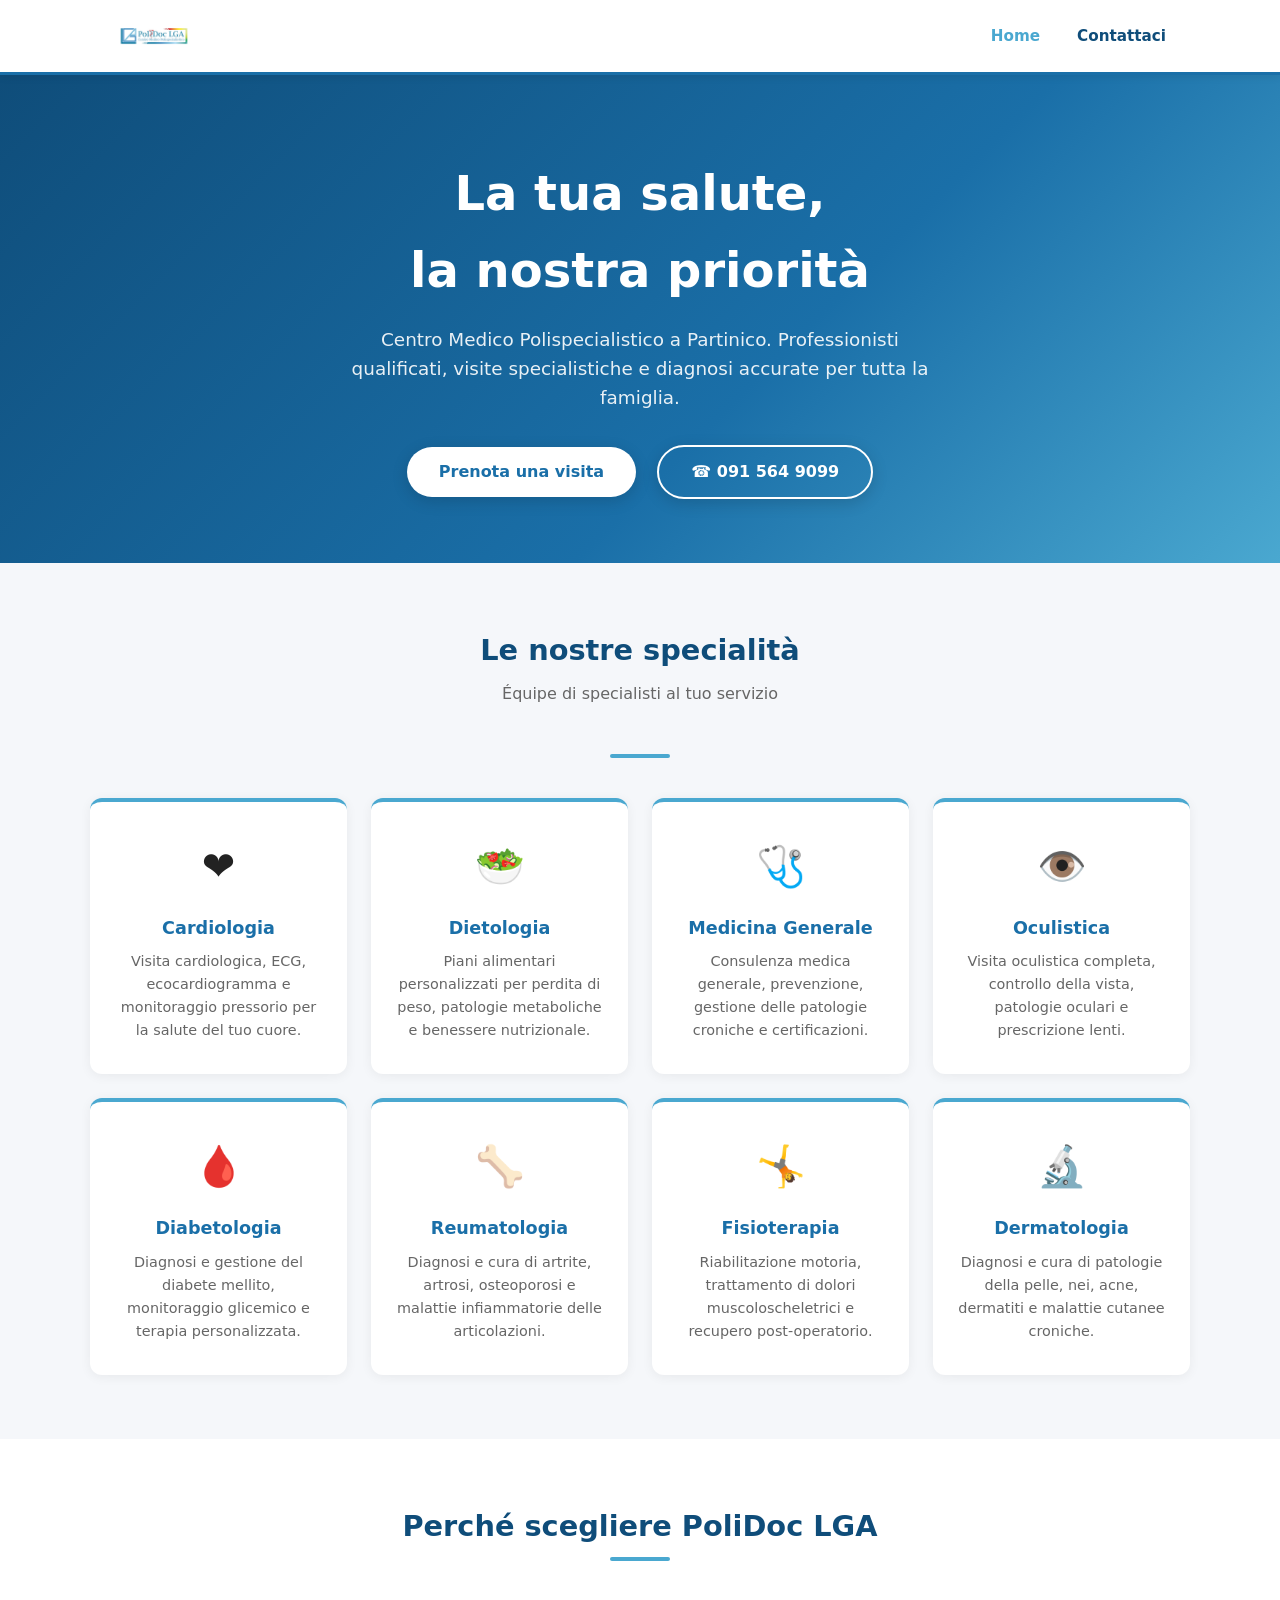
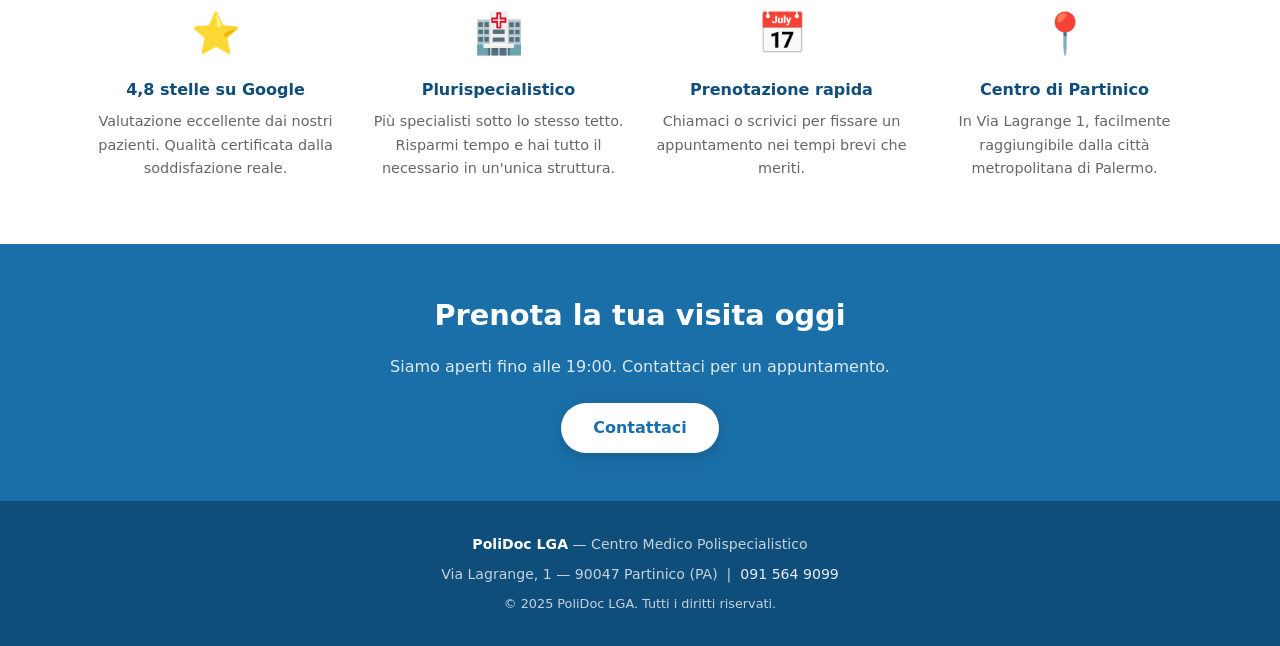
<file: index.html>
<!DOCTYPE html>
<html lang="it">
<head>
  <meta charset="UTF-8">
  <meta name="viewport" content="width=device-width, initial-scale=1.0">
  <title>PoliDoc LGA — Centro Medico Polispecialistico | Partinico</title>
  <meta name="description" content="PoliDoc LGA è il Centro Medico Polispecialistico di Partinico. Cardiologia, Dietologia, Medicina Generale, Oculistica. Via Lagrange 1, tel. 091 564 9099.">
  <link rel="stylesheet" href="style.css">
  <link rel="icon" href="assets/icon.png.webp" type="image/webp">
</head>
<body>

<header>
  <div class="nav-inner">
    <a href="index.html" class="logo-wrap" style="display:flex;align-items:center;gap:.75rem;">
      <img src="logo-full.png.webp" alt="PoliDoc LGA" onerror="this.style.display='none'">
      <div class="logo-text" id="logo-fallback">
        <strong>PoliDoc LGA</strong>
        <span>Centro Medico Polispecialistico</span>
      </div>
    </a>
    <nav>
      <a href="index.html" class="active">Home</a>
      <a href="contattaci.html">Contattaci</a>
    </nav>
  </div>
</header>

<main>

  <!-- HERO -->
  <section class="hero">
    <h1>La tua salute,<br>la nostra priorità</h1>
    <p>Centro Medico Polispecialistico a Partinico. Professionisti qualificati, visite specialistiche e diagnosi accurate per tutta la famiglia.</p>
    <a href="contattaci.html" class="btn">Prenota una visita</a>
    <a href="tel:+390915649099" class="btn btn-outline">☎ 091 564 9099</a>
  </section>

  <!-- SERVIZI -->
  <section class="services">
    <div class="section-inner">
      <h2 class="section-title">Le nostre specialità</h2>
      <p class="section-sub">Équipe di specialisti al tuo servizio</p>
      <div class="divider"></div>
      <div class="services-grid">
        <div class="service-card">
          <div class="service-icon">❤️</div>
          <h3>Cardiologia</h3>
          <p>Visita cardiologica, ECG, ecocardiogramma e monitoraggio pressorio per la salute del tuo cuore.</p>
        </div>
        <div class="service-card">
          <div class="service-icon">🥗</div>
          <h3>Dietologia</h3>
          <p>Piani alimentari personalizzati per perdita di peso, patologie metaboliche e benessere nutrizionale.</p>
        </div>
        <div class="service-card">
          <div class="service-icon">🩺</div>
          <h3>Medicina Generale</h3>
          <p>Consulenza medica generale, prevenzione, gestione delle patologie croniche e certificazioni.</p>
        </div>
        <div class="service-card">
          <div class="service-icon">👁️</div>
          <h3>Oculistica</h3>
          <p>Visita oculistica completa, controllo della vista, patologie oculari e prescrizione lenti.</p>
        </div>
        <div class="service-card">
          <div class="service-icon">🩸</div>
          <h3>Diabetologia</h3>
          <p>Diagnosi e gestione del diabete mellito, monitoraggio glicemico e terapia personalizzata.</p>
        </div>
        <div class="service-card">
          <div class="service-icon">🦴</div>
          <h3>Reumatologia</h3>
          <p>Diagnosi e cura di artrite, artrosi, osteoporosi e malattie infiammatorie delle articolazioni.</p>
        </div>
        <div class="service-card">
          <div class="service-icon">🤸</div>
          <h3>Fisioterapia</h3>
          <p>Riabilitazione motoria, trattamento di dolori muscoloscheletrici e recupero post-operatorio.</p>
        </div>
        <div class="service-card">
          <div class="service-icon">🔬</div>
          <h3>Dermatologia</h3>
          <p>Diagnosi e cura di patologie della pelle, nei, acne, dermatiti e malattie cutanee croniche.</p>
        </div>
      </div>
    </div>
  </section>

  <!-- PERCHÉ NOI -->
  <section>
    <div class="section-inner">
      <h2 class="section-title">Perché scegliere PoliDoc LGA</h2>
      <div class="divider"></div>
      <div class="why-grid">
        <div class="why-item">
          <div class="icon">⭐</div>
          <h4>4,8 stelle su Google</h4>
          <p>Valutazione eccellente dai nostri pazienti. Qualità certificata dalla soddisfazione reale.</p>
        </div>
        <div class="why-item">
          <div class="icon">🏥</div>
          <h4>Plurispecialistico</h4>
          <p>Più specialisti sotto lo stesso tetto. Risparmi tempo e hai tutto il necessario in un'unica struttura.</p>
        </div>
        <div class="why-item">
          <div class="icon">📅</div>
          <h4>Prenotazione rapida</h4>
          <p>Chiamaci o scrivici per fissare un appuntamento nei tempi brevi che meriti.</p>
        </div>
        <div class="why-item">
          <div class="icon">📍</div>
          <h4>Centro di Partinico</h4>
          <p>In Via Lagrange 1, facilmente raggiungibile dalla città metropolitana di Palermo.</p>
        </div>
      </div>
    </div>
  </section>

  <!-- CTA STRIP -->
  <section class="cta-strip">
    <h2>Prenota la tua visita oggi</h2>
    <p style="opacity:.85;margin-bottom:1.5rem;">Siamo aperti fino alle 19:00. Contattaci per un appuntamento.</p>
    <a href="contattaci.html" class="btn">Contattaci</a>
  </section>

</main>

<footer>
  <p><strong>PoliDoc LGA</strong> — Centro Medico Polispecialistico</p>
  <p style="margin-top:.5rem;">Via Lagrange, 1 — 90047 Partinico (PA) &nbsp;|&nbsp; <a href="tel:+390915649099">091 564 9099</a></p>
  <p style="margin-top:.5rem;font-size:.8rem;">&copy; 2025 PoliDoc LGA. Tutti i diritti riservati.</p>
</footer>

<script>
  // hide fallback text if logo image loads
  document.querySelector('.logo-wrap img').addEventListener('load', function() {
    document.getElementById('logo-fallback').style.display = 'none';
  });
</script>

</body>
</html>
</file>
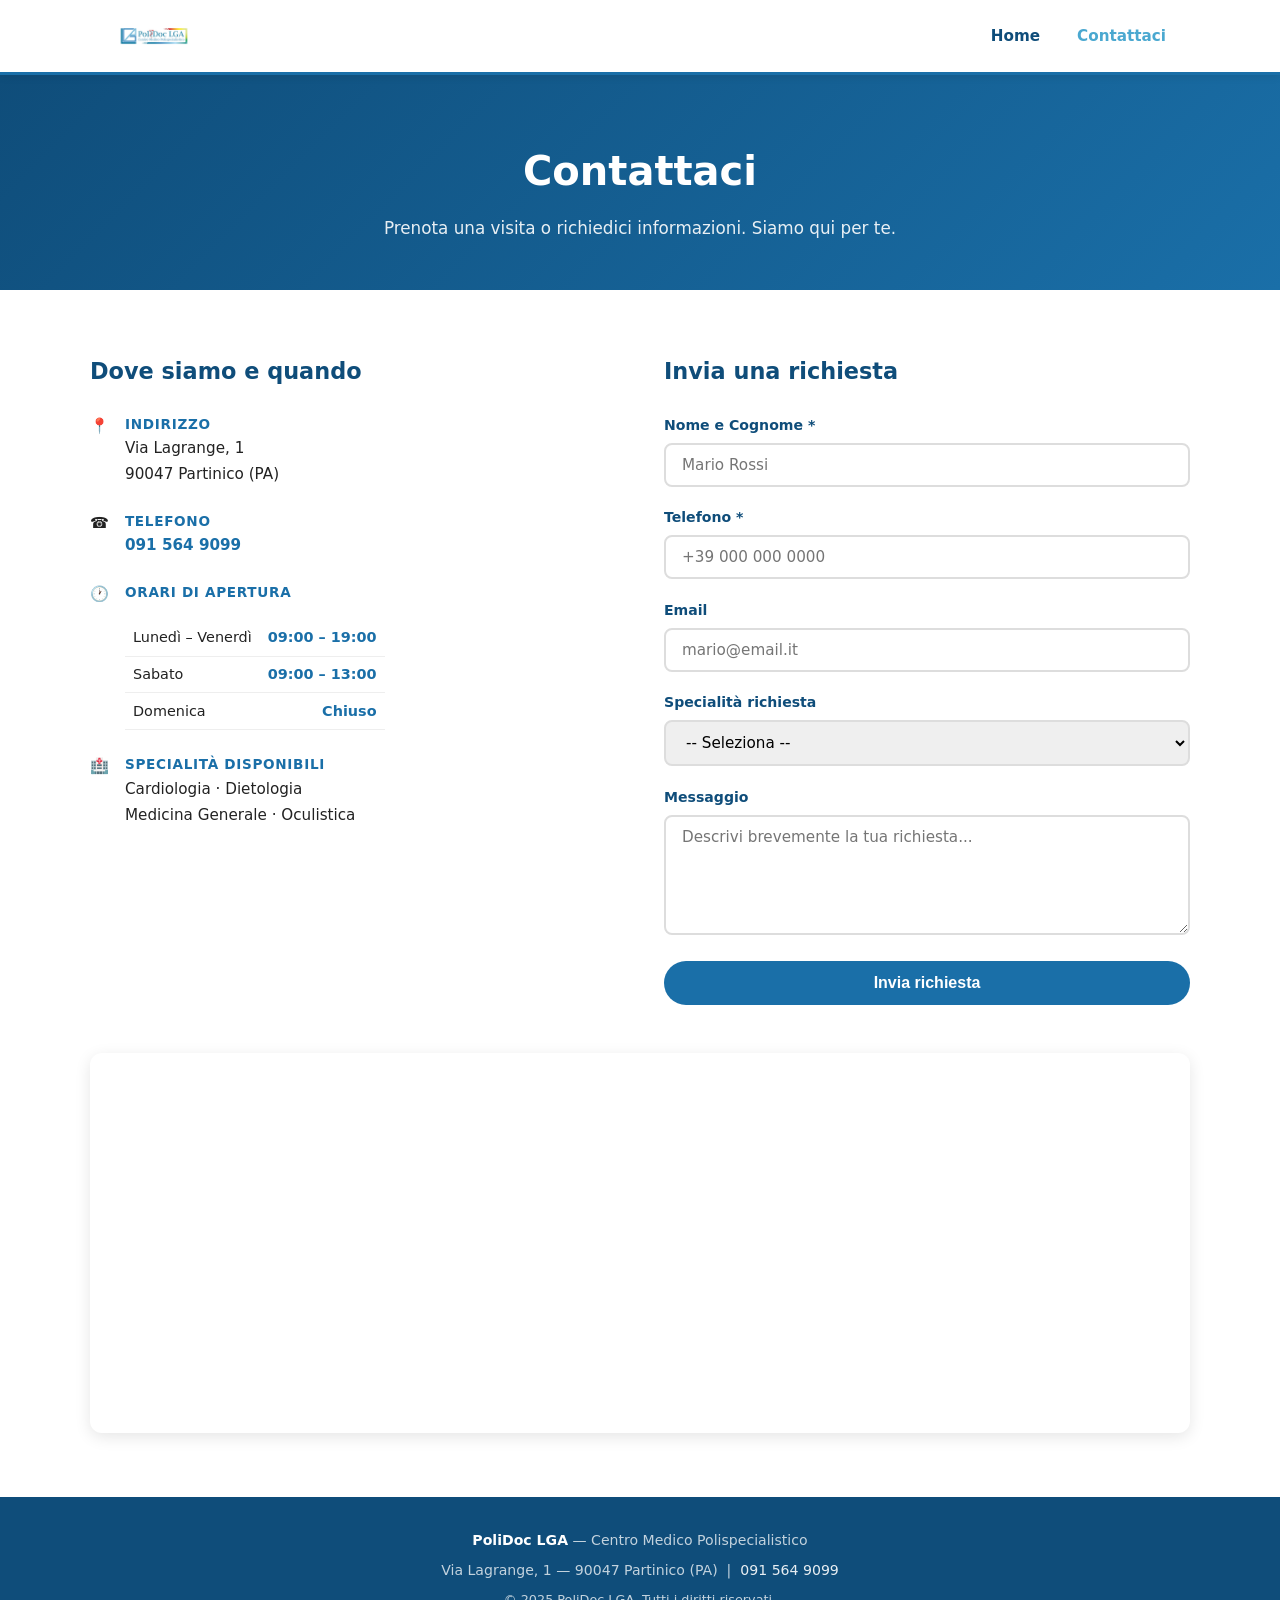
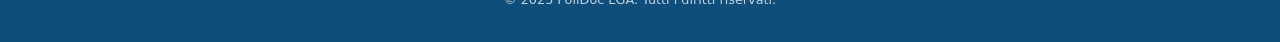
<file: contattaci.html>
<!DOCTYPE html>
<html lang="it">
<head>
  <meta charset="UTF-8">
  <meta name="viewport" content="width=device-width, initial-scale=1.0">
  <title>Contattaci — PoliDoc LGA | Partinico</title>
  <meta name="description" content="Contatta PoliDoc LGA per prenotare una visita. Via Lagrange 1, Partinico. Tel: 091 564 9099.">
  <link rel="stylesheet" href="style.css">
  <link rel="icon" href="assets/icon.png.webp" type="image/webp">
</head>
<body>

<header>
  <div class="nav-inner">
    <a href="index.html" class="logo-wrap" style="display:flex;align-items:center;gap:.75rem;">
      <img src="logo-full.png.webp" alt="PoliDoc LGA" onerror="this.style.display='none'">
      <div class="logo-text" id="logo-fallback">
        <strong>PoliDoc LGA</strong>
        <span>Centro Medico Polispecialistico</span>
      </div>
    </a>
    <nav>
      <a href="index.html">Home</a>
      <a href="contattaci.html" class="active">Contattaci</a>
    </nav>
  </div>
</header>

<main>

  <section class="contact-hero">
    <h1>Contattaci</h1>
    <p>Prenota una visita o richiedici informazioni. Siamo qui per te.</p>
  </section>

  <section>
    <div class="section-inner">
      <div class="contact-grid">

        <!-- INFO + ORARI -->
        <div class="contact-info">
          <h2>Dove siamo e quando</h2>

          <div class="info-item">
            <span class="info-icon">📍</span>
            <div>
              <strong>Indirizzo</strong>
              <span>Via Lagrange, 1<br>90047 Partinico (PA)</span>
            </div>
          </div>

          <div class="info-item">
            <span class="info-icon">☎</span>
            <div>
              <strong>Telefono</strong>
              <span><a href="tel:+390915649099" style="color:var(--blue);font-weight:600;">091 564 9099</a></span>
            </div>
          </div>

          <div class="info-item">
            <span class="info-icon">🕐</span>
            <div>
              <strong>Orari di apertura</strong>
              <table class="orari-table">
                <tr><td>Lunedì – Venerdì</td><td>09:00 – 19:00</td></tr>
                <tr><td>Sabato</td><td>09:00 – 13:00</td></tr>
                <tr><td>Domenica</td><td>Chiuso</td></tr>
              </table>
            </div>
          </div>

          <div class="info-item">
            <span class="info-icon">🏥</span>
            <div>
              <strong>Specialità disponibili</strong>
              <span>Cardiologia · Dietologia<br>Medicina Generale · Oculistica</span>
            </div>
          </div>
        </div>

        <!-- FORM -->
        <div class="contact-form">
          <h2>Invia una richiesta</h2>
          <form id="contactForm" onsubmit="handleSubmit(event)">
            <div class="form-group">
              <label for="nome">Nome e Cognome *</label>
              <input type="text" id="nome" name="nome" required placeholder="Mario Rossi">
            </div>
            <div class="form-group">
              <label for="telefono">Telefono *</label>
              <input type="tel" id="telefono" name="telefono" required placeholder="+39 000 000 0000">
            </div>
            <div class="form-group">
              <label for="email">Email</label>
              <input type="email" id="email" name="email" placeholder="mario@email.it">
            </div>
            <div class="form-group">
              <label for="specialita">Specialità richiesta</label>
              <select id="specialita" name="specialita">
                <option value="">-- Seleziona --</option>
                <option>Cardiologia</option>
                <option>Dietologia</option>
                <option>Medicina Generale</option>
                <option>Oculistica</option>
                <option>Diabetologia</option>
                <option>Reumatologia</option>
                <option>Fisioterapia</option>
                <option>Dermatologia</option>
                <option>Altro</option>
              </select>
            </div>
            <div class="form-group">
              <label for="messaggio">Messaggio</label>
              <textarea id="messaggio" name="messaggio" placeholder="Descrivi brevemente la tua richiesta..."></textarea>
            </div>
            <button type="submit" class="btn-submit">Invia richiesta</button>
            <p id="form-feedback" style="margin-top:1rem;color:var(--blue);font-weight:600;display:none;"></p>
          </form>
        </div>

      </div>

      <!-- MAPPA -->
      <div class="map-wrap" style="margin-top:3rem;">
        <iframe
          src="https://www.google.com/maps/embed?pb=!1m18!1m12!1m3!1d3323.5!2d13.1177!3d38.0507!2m3!1f0!2f0!3f0!3m2!1i1024!2i768!4f13.1!3m3!1m2!1s0x1319e3b0b0b0b0b0%3A0x0!2sVia+Lagrange%2C+1%2C+90047+Partinico+PA!5e0!3m2!1sit!2sit!4v1620000000000!5m2!1sit!2sit"
          width="100%" height="380" style="border:0;" allowfullscreen loading="lazy"
          referrerpolicy="no-referrer-when-downgrade" title="PoliDoc LGA su Google Maps">
        </iframe>
      </div>

    </div>
  </section>

</main>

<footer>
  <p><strong>PoliDoc LGA</strong> — Centro Medico Polispecialistico</p>
  <p style="margin-top:.5rem;">Via Lagrange, 1 — 90047 Partinico (PA) &nbsp;|&nbsp; <a href="tel:+390915649099">091 564 9099</a></p>
  <p style="margin-top:.5rem;font-size:.8rem;">&copy; 2025 PoliDoc LGA. Tutti i diritti riservati.</p>
</footer>

<script>
  document.querySelector('.logo-wrap img').addEventListener('load', function() {
    document.getElementById('logo-fallback').style.display = 'none';
  });

  function handleSubmit(e) {
    e.preventDefault();
    const fb = document.getElementById('form-feedback');
    fb.style.display = 'block';
    fb.textContent = '✓ Richiesta inviata! Vi contatteremo al più presto.';
    e.target.reset();
  }
</script>

</body>
</html>
</file>
<file: style.css>
*, *::before, *::after { box-sizing: border-box; margin: 0; padding: 0; }

:root {
  --blue: #1a6fa8;
  --blue-light: #4aa8d0;
  --blue-dark: #0f4d7a;
  --red: #c0392b;
  --gray-light: #f5f7fa;
  --gray: #666;
  --text: #222;
  --white: #fff;
}

body {
  font-family: 'Segoe UI', system-ui, sans-serif;
  color: var(--text);
  line-height: 1.6;
}

a { color: inherit; text-decoration: none; }

/* NAV */
header {
  background: var(--white);
  border-bottom: 3px solid var(--blue);
  position: sticky;
  top: 0;
  z-index: 100;
  box-shadow: 0 2px 8px rgba(0,0,0,.08);
}

.nav-inner {
  max-width: 1100px;
  margin: 0 auto;
  padding: 0 1.5rem;
  display: flex;
  align-items: center;
  justify-content: space-between;
  height: 72px;
}

.logo-wrap img { height: 52px; }
.logo-text { display: flex; flex-direction: column; }
.logo-text strong { font-size: 1.3rem; color: var(--blue); font-weight: 700; }
.logo-text span { font-size: .75rem; color: var(--blue-light); letter-spacing: .04em; }

nav a {
  margin-left: 2rem;
  font-weight: 600;
  font-size: .95rem;
  color: var(--blue-dark);
  transition: color .2s;
}
nav a:hover, nav a.active { color: var(--blue-light); }

/* HERO */
.hero {
  background: linear-gradient(135deg, var(--blue-dark) 0%, var(--blue) 60%, var(--blue-light) 100%);
  color: var(--white);
  padding: 5rem 1.5rem 4rem;
  text-align: center;
}
.hero h1 { font-size: clamp(2rem, 5vw, 3rem); font-weight: 800; margin-bottom: 1rem; }
.hero p { font-size: 1.15rem; opacity: .9; max-width: 600px; margin: 0 auto 2rem; }
.btn {
  display: inline-block;
  background: var(--white);
  color: var(--blue);
  padding: .75rem 2rem;
  border-radius: 50px;
  font-weight: 700;
  font-size: 1rem;
  transition: transform .2s, box-shadow .2s;
  box-shadow: 0 4px 16px rgba(0,0,0,.15);
}
.btn:hover { transform: translateY(-2px); box-shadow: 0 8px 24px rgba(0,0,0,.2); }
.btn-outline {
  background: transparent;
  color: var(--white);
  border: 2px solid var(--white);
  margin-left: 1rem;
}
.btn-outline:hover { background: var(--white); color: var(--blue); }

/* SEZIONI */
section { padding: 4rem 1.5rem; }
.section-inner { max-width: 1100px; margin: 0 auto; }
.section-title {
  text-align: center;
  font-size: 1.8rem;
  font-weight: 700;
  color: var(--blue-dark);
  margin-bottom: .5rem;
}
.section-sub {
  text-align: center;
  color: var(--gray);
  margin-bottom: 3rem;
  font-size: 1rem;
}
.divider {
  width: 60px; height: 4px;
  background: var(--blue-light);
  border-radius: 2px;
  margin: .5rem auto 2.5rem;
}

/* SERVIZI GRID */
.services { background: var(--gray-light); }
.services-grid {
  display: grid;
  grid-template-columns: repeat(auto-fit, minmax(220px, 1fr));
  gap: 1.5rem;
}
.service-card {
  background: var(--white);
  border-radius: 12px;
  padding: 2rem 1.5rem;
  text-align: center;
  box-shadow: 0 2px 12px rgba(0,0,0,.06);
  transition: transform .2s, box-shadow .2s;
  border-top: 4px solid var(--blue-light);
}
.service-card:hover { transform: translateY(-4px); box-shadow: 0 8px 24px rgba(0,0,0,.1); }
.service-icon { font-size: 2.5rem; margin-bottom: 1rem; }
.service-card h3 { color: var(--blue); font-size: 1.1rem; font-weight: 700; margin-bottom: .5rem; }
.service-card p { color: var(--gray); font-size: .9rem; }

/* PERCHÉ NOI */
.why-grid {
  display: grid;
  grid-template-columns: repeat(auto-fit, minmax(200px, 1fr));
  gap: 2rem;
  text-align: center;
}
.why-item .icon { font-size: 2.5rem; margin-bottom: .75rem; }
.why-item h4 { color: var(--blue-dark); font-weight: 700; margin-bottom: .5rem; }
.why-item p { color: var(--gray); font-size: .9rem; }

/* CTA STRIP */
.cta-strip {
  background: var(--blue);
  color: var(--white);
  text-align: center;
  padding: 3rem 1.5rem;
}
.cta-strip h2 { font-size: 1.8rem; margin-bottom: 1rem; }
.cta-strip .btn { background: var(--white); color: var(--blue); }

/* FOOTER */
footer {
  background: var(--blue-dark);
  color: rgba(255,255,255,.75);
  text-align: center;
  padding: 2rem 1.5rem;
  font-size: .88rem;
}
footer a { color: rgba(255,255,255,.9); }
footer strong { color: var(--white); }

/* CONTATTACI PAGE */
.contact-hero {
  background: linear-gradient(135deg, var(--blue-dark), var(--blue));
  color: var(--white);
  padding: 4rem 1.5rem 3rem;
  text-align: center;
}
.contact-hero h1 { font-size: clamp(1.8rem, 4vw, 2.5rem); font-weight: 800; }
.contact-hero p { opacity: .9; margin-top: .75rem; font-size: 1.05rem; }

.contact-grid {
  display: grid;
  grid-template-columns: 1fr 1fr;
  gap: 3rem;
  align-items: start;
}
@media (max-width: 700px) { .contact-grid { grid-template-columns: 1fr; } }

.contact-info h2 { color: var(--blue-dark); font-size: 1.4rem; margin-bottom: 1.5rem; }
.info-item {
  display: flex;
  align-items: flex-start;
  gap: 1rem;
  margin-bottom: 1.5rem;
}
.info-icon { font-size: 1.5rem; flex-shrink: 0; }
.info-item strong { display: block; color: var(--blue); font-size: .85rem; text-transform: uppercase; letter-spacing: .05em; }
.info-item span { color: var(--text); font-size: .95rem; }

.orari-table { width: 100%; border-collapse: collapse; margin-top: 1rem; font-size: .9rem; }
.orari-table td { padding: .4rem .5rem; border-bottom: 1px solid #eee; }
.orari-table td:last-child { text-align: right; color: var(--blue); font-weight: 600; }

/* FORM */
.contact-form h2 { color: var(--blue-dark); font-size: 1.4rem; margin-bottom: 1.5rem; }
.form-group { margin-bottom: 1.2rem; }
.form-group label { display: block; font-size: .88rem; font-weight: 600; color: var(--blue-dark); margin-bottom: .4rem; }
.form-group input, .form-group textarea, .form-group select {
  width: 100%;
  padding: .7rem 1rem;
  border: 2px solid #ddd;
  border-radius: 8px;
  font-size: .95rem;
  font-family: inherit;
  transition: border-color .2s;
  outline: none;
}
.form-group input:focus, .form-group textarea:focus, .form-group select:focus {
  border-color: var(--blue-light);
}
.form-group textarea { resize: vertical; min-height: 120px; }
.btn-submit {
  background: var(--blue);
  color: var(--white);
  border: none;
  padding: .8rem 2.5rem;
  border-radius: 50px;
  font-size: 1rem;
  font-weight: 700;
  cursor: pointer;
  transition: background .2s, transform .2s;
  width: 100%;
}
.btn-submit:hover { background: var(--blue-dark); transform: translateY(-1px); }

.map-wrap { margin-top: 3rem; border-radius: 12px; overflow: hidden; box-shadow: 0 4px 16px rgba(0,0,0,.1); }
.map-wrap iframe { display: block; }

/* RESPONSIVE */
@media (max-width: 600px) {
  .nav-inner nav a { margin-left: 1rem; font-size: .85rem; }
  .hero { padding: 3.5rem 1rem 3rem; }
  .btn-outline { margin-left: 0; margin-top: .75rem; }
}
</file>
